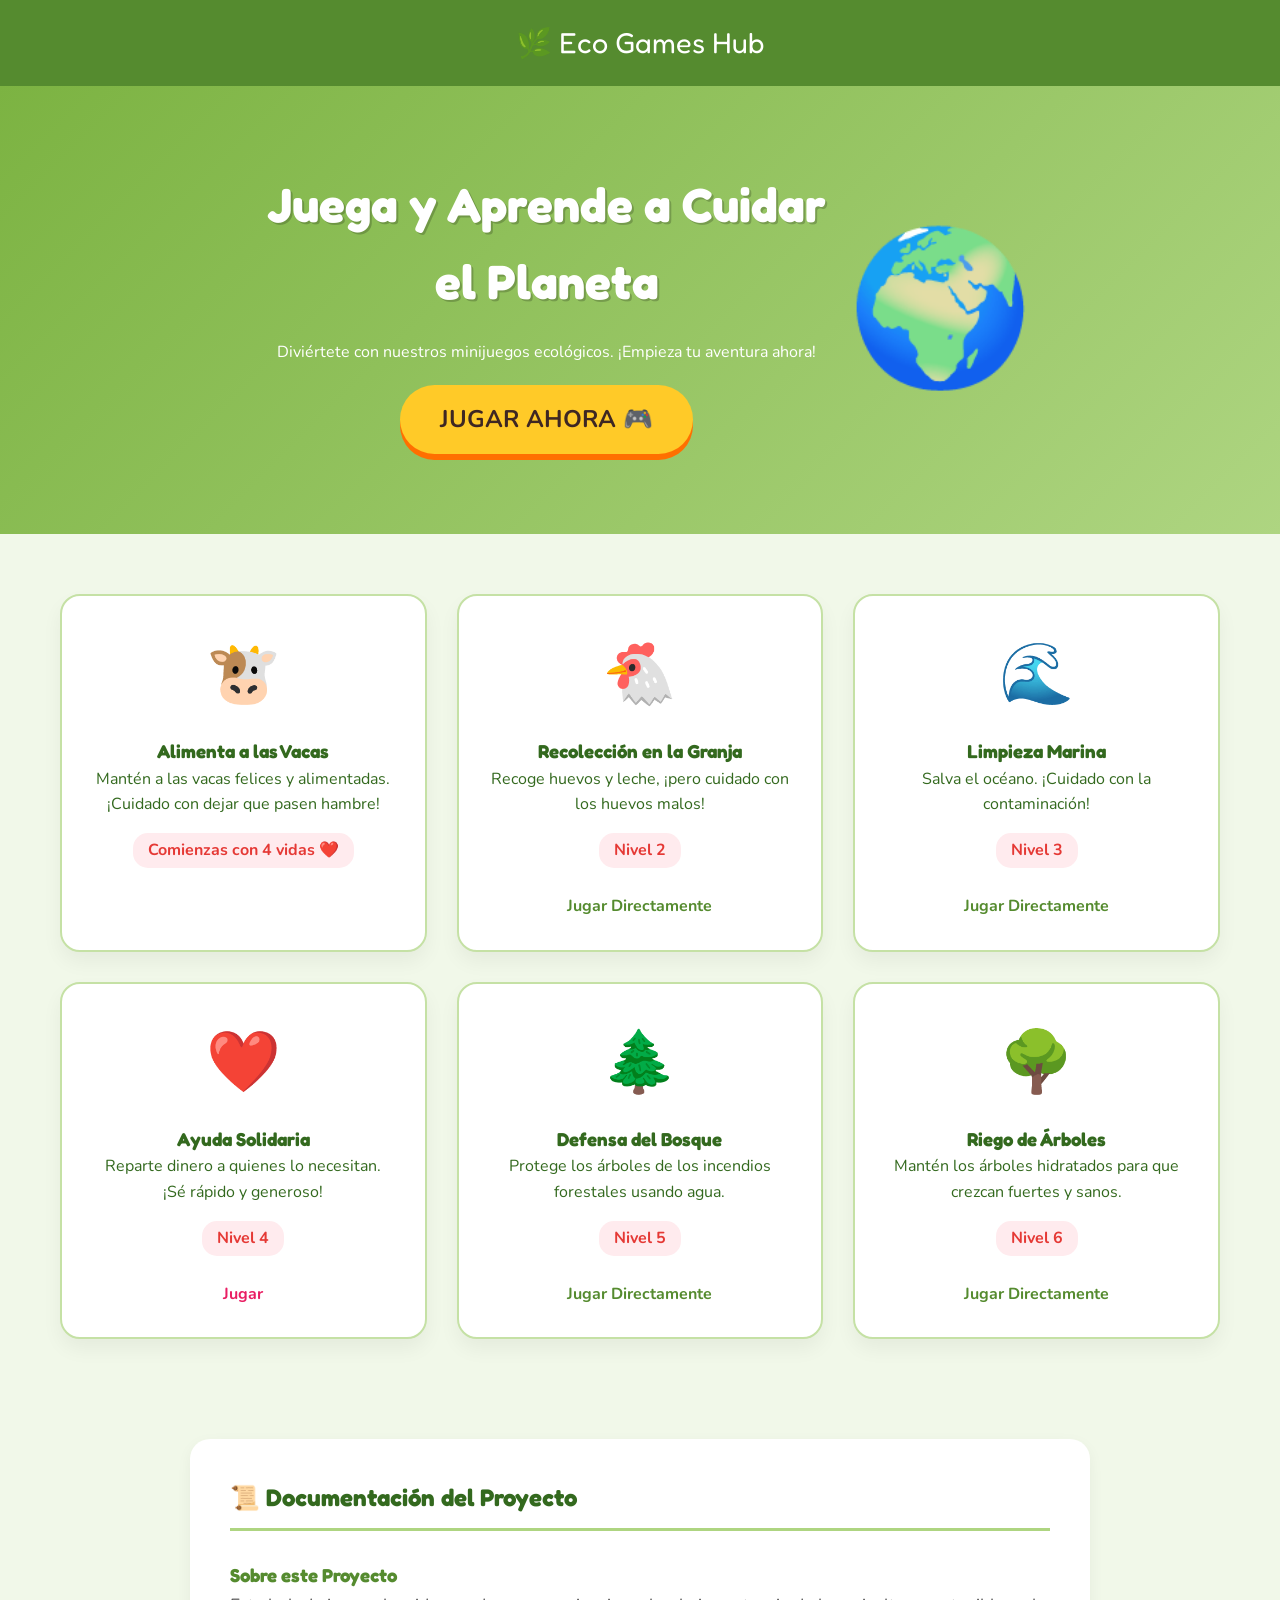
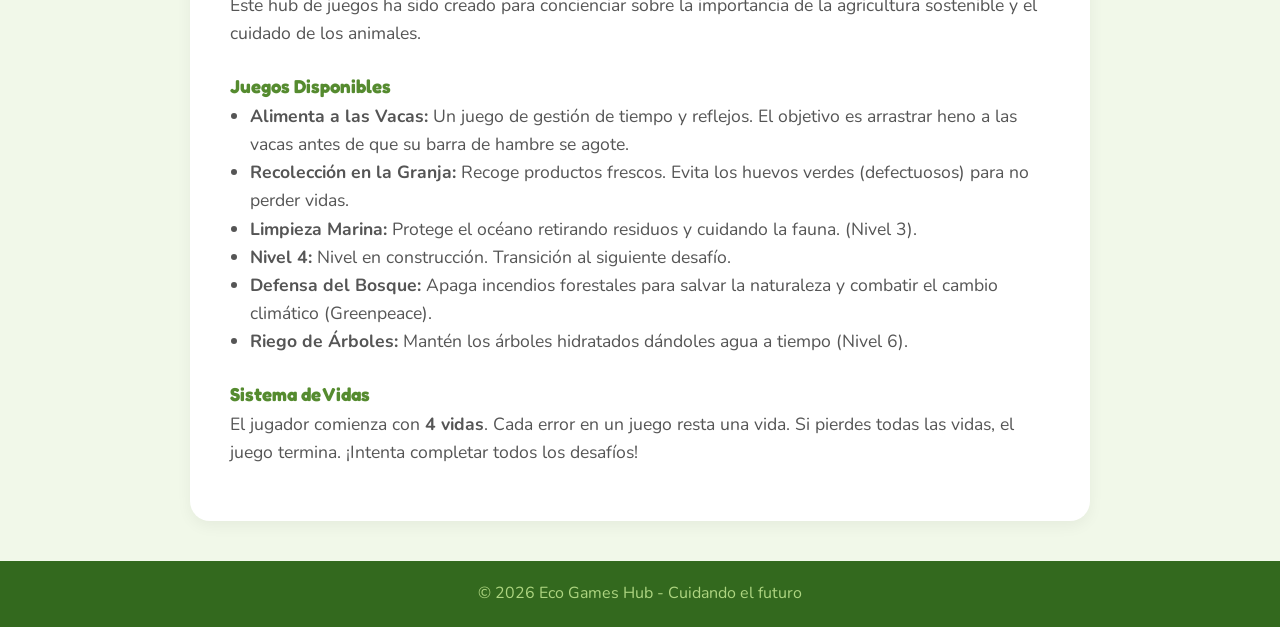
<file: index.html>
﻿<!DOCTYPE html>
<html lang="es">

<head>
    <meta charset="UTF-8">
    <meta name="viewport" content="width=device-width, initial-scale=1.0">
    <title>Eco Games Hub</title>
    <link rel="stylesheet" href="style.css">
    <link href="https://fonts.googleapis.com/css2?family=Fredoka+One&family=Nunito:wght@400;700&display=swap"
        rel="stylesheet">
</head>

<body>

    <header class="main-header">
        <div class="logo">🌿 Eco Games Hub</div>
    </header>

    <main>
        <section class="hero">
            <div class="hero-content">
                <h1>Juega y Aprende a Cuidar el Planeta</h1>
                <p>Diviértete con nuestros minijuegos ecológicos. ¡Empieza tu aventura ahora!</p>
                <!-- Link to the game with initial lives -->
                <a href="./cow-feeding-game/index.html?lives=4" class="play-btn">
                    JUGAR AHORA 🎮
                </a>
            </div>
            <div class="hero-image">
                🌍
            </div>
        </section>

        <section class="games-grid">
            <div class="game-card">
                <div class="icon">🐮</div>
                <h3>Alimenta a las Vacas</h3>
                <p>Mantén a las vacas felices y alimentadas. ¡Cuidado con dejar que pasen hambre!</p>
                <div class="lives-info">Comienzas con 4 vidas ❤️</div>
            </div>
            <!-- Farm Collection Game -->
            <div class="game-card">
                <div class="icon">🐔</div>
                <h3>Recolección en la Granja</h3>
                <p>Recoge huevos y leche, ¡pero cuidado con los huevos malos!</p>
                <div class="lives-info">Nivel 2</div>
                <br><br>
                <a href="./farm-collection-game/index.html?lives=4"
                    style="text-decoration: none; color: #558b2f; font-weight: bold;">Jugar Directamente</a>
            </div>

            <!-- Marine Cleaning Game -->
            <div class="game-card">
                <div class="icon">🌊</div>
                <h3>Limpieza Marina</h3>
                <p>Salva el océano. ¡Cuidado con la contaminación!</p>
                <div class="lives-info">Nivel 3</div>
                <br><br>
                <a href="./marine-cleaning-game/index.html?lives=4"
                    style="text-decoration: none; color: #558b2f; font-weight: bold;">Jugar Directamente</a>
            </div>

            <div class="game-card">
                <div class="icon">❤️</div>
                <h3>Ayuda Solidaria</h3>
                <p>Reparte dinero a quienes lo necesitan. ¡Sé rápido y generoso!</p>
                <div class="lives-info">Nivel 4</div>
                <br><br>
                <a href="./charity-giving-game/index.html?lives=4" class="play-btn-small"
                    style="text-decoration: none; color: #e91e63; font-weight: bold;">Jugar</a>
            </div>

            <!-- Greenpeace Forest Game -->
            <div class="game-card">
                <div class="icon">🌲</div>
                <h3>Defensa del Bosque</h3>
                <p>Protege los árboles de los incendios forestales usando agua.</p>
                <div class="lives-info">Nivel 5</div>
                <br><br>
                <a href="./greenpeace-forest-game/index.html?lives=4"
                    style="text-decoration: none; color: #558b2f; font-weight: bold;">Jugar Directamente</a>
            </div>

            <!-- Tree Watering Game -->
            <div class="game-card">
                <div class="icon">🌳</div>
                <h3>Riego de Árboles</h3>
                <p>Mantén los árboles hidratados para que crezcan fuertes y sanos.</p>
                <div class="lives-info">Nivel 6</div>
                <br><br>
                <a href="./field-watering-game/index.html?lives=4"
                    style="text-decoration: none; color: #558b2f; font-weight: bold;">Jugar Directamente</a>
            </div>
        </section>

        <section class="documentation">
            <h2>📜 Documentación del Proyecto</h2>
            <div class="doc-content">
                <h3>Sobre este Proyecto</h3>
                <p>Este hub de juegos ha sido creado para concienciar sobre la importancia de la agricultura sostenible
                    y el cuidado de los animales.</p>

                <h3>Juegos Disponibles</h3>
                <ul>
                    <li><strong>Alimenta a las Vacas:</strong> Un juego de gestión de tiempo y reflejos. El objetivo es
                        arrastrar heno a las vacas antes de que su barra de hambre se agote.</li>
                    <li><strong>Recolección en la Granja:</strong> Recoge productos frescos. Evita los huevos verdes
                        (defectuosos) para no perder vidas.</li>
                    <li><strong>Limpieza Marina:</strong> Protege el océano retirando residuos y cuidando la fauna.
                        (Nivel 3).</li>
                    <li><strong>Nivel 4:</strong> Nivel en construcción. Transición al siguiente desafío.</li>
                    <li><strong>Defensa del Bosque:</strong> Apaga incendios forestales para salvar la naturaleza y
                        combatir el cambio climático (Greenpeace).</li>
                    <li><strong>Riego de Árboles:</strong> Mantén los árboles hidratados dándoles agua a tiempo (Nivel
                        6).</li>
                </ul>

                <h3>Sistema de Vidas</h3>
                <p>El jugador comienza con <strong>4 vidas</strong>. Cada error en un juego resta una vida. Si pierdes
                    todas las vidas, el juego termina. ¡Intenta completar todos los desafíos!</p>
            </div>
        </section>
    </main>

    <footer>
        <p>© 2026 Eco Games Hub - Cuidando el futuro</p>
    </footer>

</body>

</html>
</file>
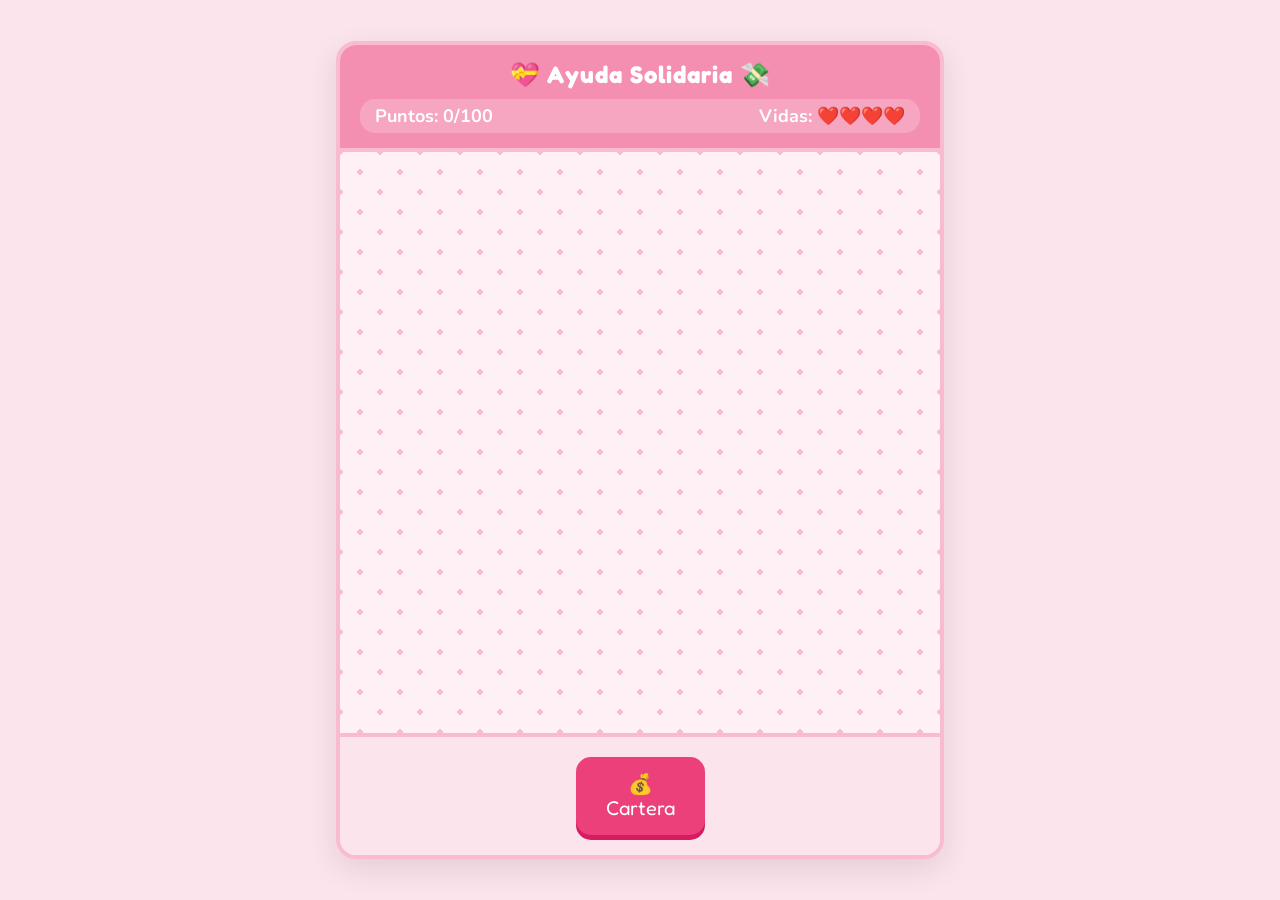
<file: charity-giving-game/index.html>
<!DOCTYPE html>
<html lang="es">

<head>
    <meta charset="UTF-8">
    <meta name="viewport" content="width=device-width, initial-scale=1.0">
    <title>Ayuda Solidaria</title>
    <link rel="stylesheet" href="style.css">
    <link href="https://fonts.googleapis.com/css2?family=Fredoka+One&family=Nunito:wght@400;700&display=swap"
        rel="stylesheet">
</head>

<body>

    <div class="game-container">
        <header>
            <h1>💝 Ayuda Solidaria 💸</h1>
            <div class="stats">
                <div class="score-board">Puntos: <span id="score">0</span>/100</div>
                <div class="lives-board">Vidas: <span id="lives">❤️❤️❤️❤️</span></div>
            </div>
        </header>

        <div id="game-area" class="field">
            <!-- People will spawn here -->
        </div>

        <div class="controls">
            <div id="wallet" class="wallet">
                💰 <br> Cartera
            </div>
        </div>
    </div>

    <!-- Modals -->
    <div id="game-over-modal" class="modal hidden">
        <div class="modal-content">
            <h2>😵 ¡Oh no!</h2>
            <p>Te has quedado sin vidas.</p>
            <button onclick="location.reload()">Reintentar Nivel</button>
            <br><br>
            <button onclick="goHome()">Volver al Inicio</button>
        </div>
    </div>

    <div id="game-win-modal" class="modal hidden">
        <div class="modal-content" style="border-color: #ffd700;">
            <h2>🎉 ¡Nivel Completado! 🎉</h2>
            <p>Has ayudado a mucha gente.</p>
            <p>Puntuación: 100</p>
            <button onclick="nextLevel()">Siguiente Nivel 🌳</button>
            <br><br>
            <button onclick="goHome()">Volver al Inicio</button>
        </div>
    </div>

    <script src="script.js"></script>
</body>

</html>
</file>
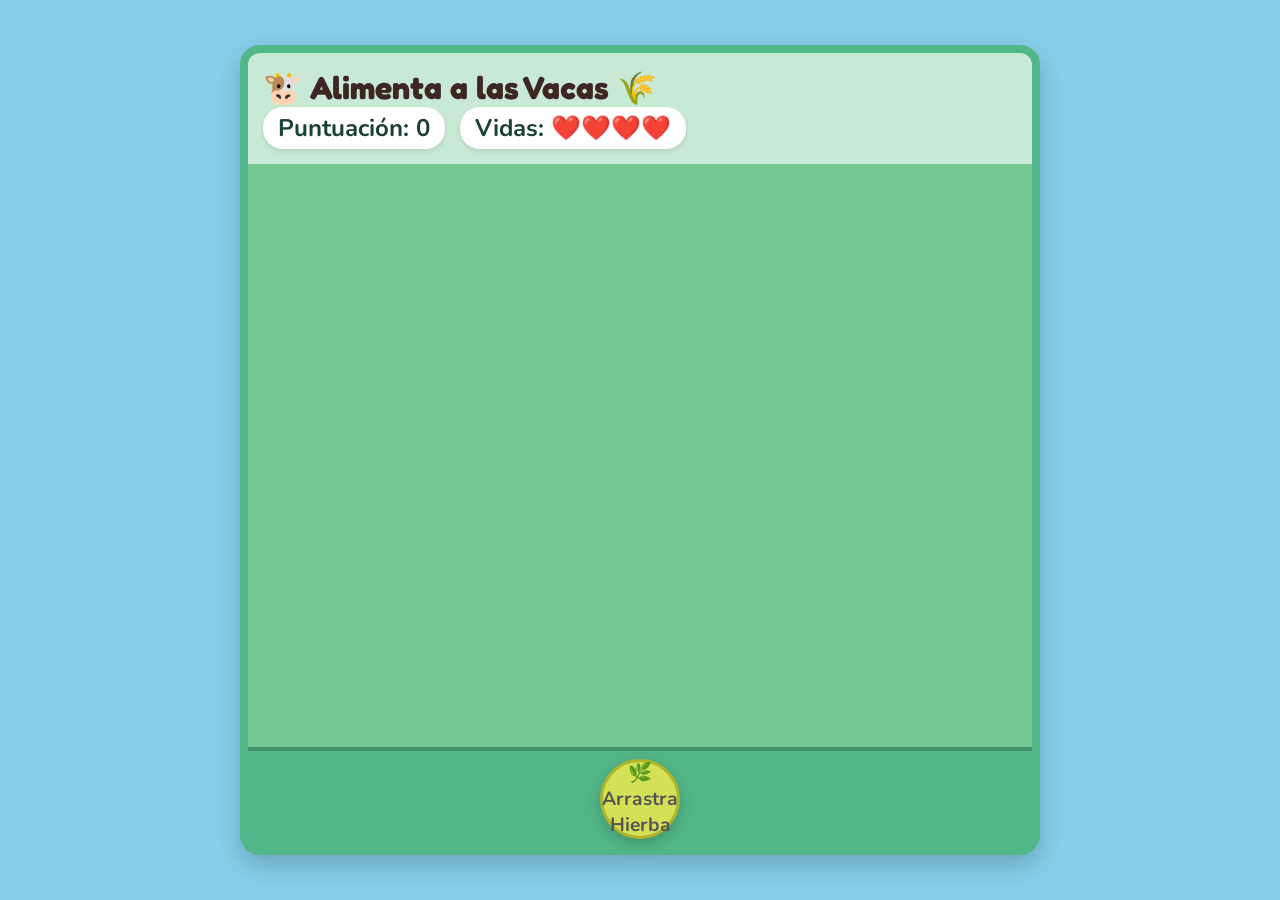
<file: cow-feeding-game/index.html>
<!DOCTYPE html>
<html lang="es">

<head>
    <meta charset="UTF-8">
    <meta name="viewport" content="width=device-width, initial-scale=1.0">
    <title>Alimenta a las Vacas</title>
    <link rel="stylesheet" href="style.css">
    <link href="https://fonts.googleapis.com/css2?family=Fredoka+One&family=Nunito:wght@400;700&display=swap"
        rel="stylesheet">
</head>

<body>

    <div class="game-container">
        <header>
            <h1>🐮 Alimenta a las Vacas 🌾</h1>
            <div class="stats">
                <div class="score-board">Puntuación: <span id="score">0</span></div>
                <div class="lives-board">Vidas: <span id="lives">❤️❤️❤️❤️</span></div>
            </div>
        </header>

        <div id="game-area" class="field">
            <!-- Las vacas aparecerán aquí -->
        </div>

        <div class="controls">
            <div id="haystack" class="haystack" draggable="true">
                🌿 <br> Arrastra Hierba
            </div>
        </div>
    </div>

    <div id="game-over-modal" class="modal hidden">
        <div class="modal-content">
            <h2>😵 ¡Juego Terminado!</h2>
            <p>Se te ha olvidado alimentar a una vaca.</p>
            <p>Puntuación Final: <span id="final-score">0</span></p>
            <button onclick="location.reload()">Jugar de Nuevo</button>
        </div>
    </div>

    <div id="game-win-modal" class="modal hidden">
        <div class="modal-content" style="border-color: #ffd700;">
            <h2>🎉 ¡Ganaste! 🎉</h2>
            <p>¡Has alimentado a todas las vacas!</p>
            <p>Puntuación: 100</p>
            <button onclick="nextLevel()">Siguiente Nivel</button>
        </div>
    </div>

    <script src="script.js"></script>
</body>

</html>
</file>
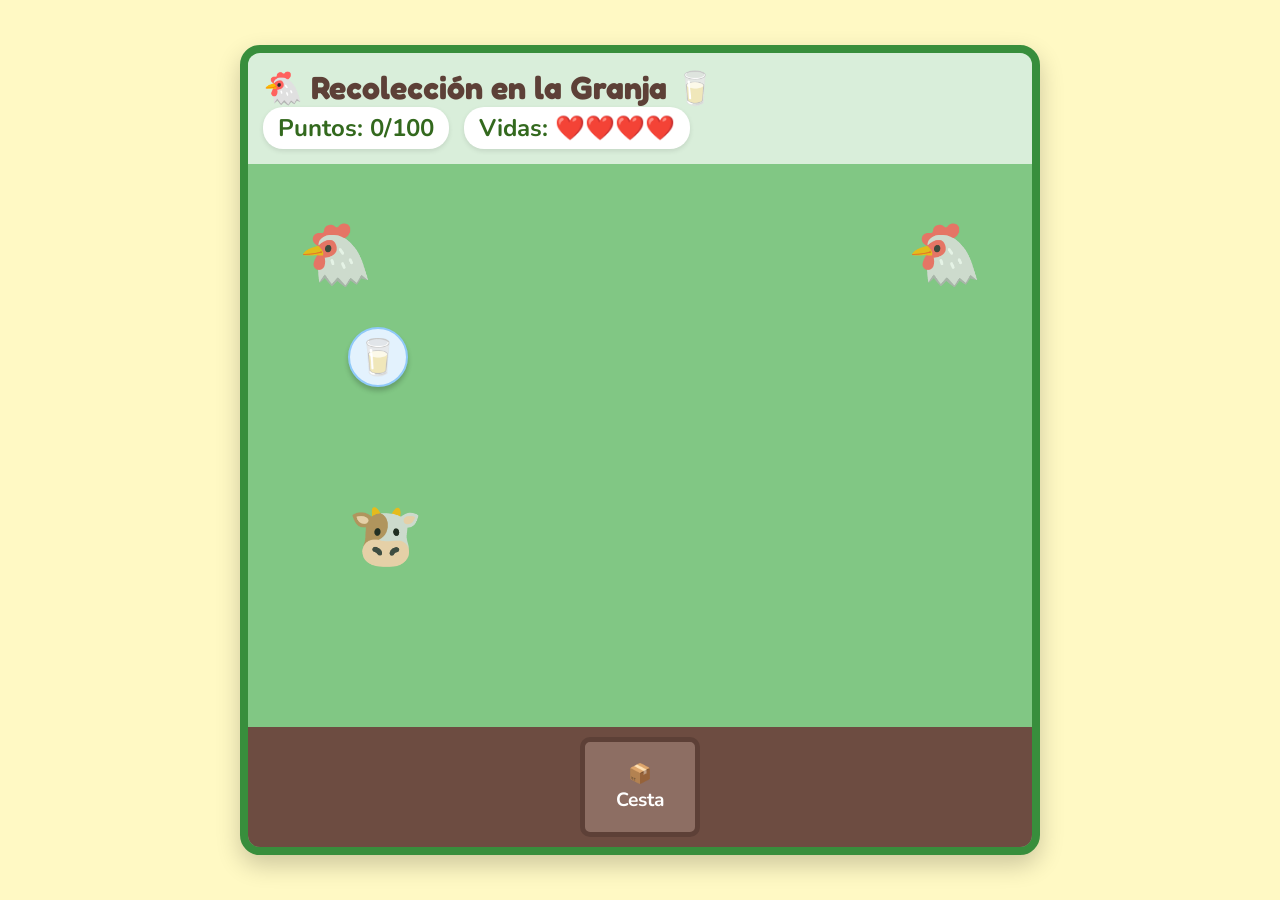
<file: farm-collection-game/index.html>
<!DOCTYPE html>
<html lang="es">

<head>
    <meta charset="UTF-8">
    <meta name="viewport" content="width=device-width, initial-scale=1.0">
    <title>Recolección en la Granja</title>
    <link rel="stylesheet" href="style.css">
    <link href="https://fonts.googleapis.com/css2?family=Fredoka+One&family=Nunito:wght@400;700&display=swap"
        rel="stylesheet">
</head>

<body>

    <div class="game-container">
        <header>
            <h1>🐔 Recolección en la Granja 🥛</h1>
            <div class="stats">
                <div class="score-board">Puntos: <span id="score">0</span>/100</div>
                <div class="lives-board">Vidas: <span id="lives">❤️❤️❤️❤️</span></div>
            </div>
        </header>

        <div id="game-area" class="field">
            <!-- Animals (Visual Decor / Spawners) -->
            <div class="animal chicken" style="top: 50px; left: 50px;">🐔</div>
            <div class="animal chicken" style="top: 50px; right: 50px;">🐔</div>
            <div class="animal cow" style="bottom: 150px; left: 100px;">🐮</div>

            <!-- Items will spawn here -->
        </div>

        <div class="controls">
            <div id="crate" class="crate">
                📦 <br> Cesta
            </div>
        </div>
    </div>

    <!-- Modals -->
    <div id="game-over-modal" class="modal hidden">
        <div class="modal-content">
            <h2>😵 ¡Oh no!</h2>
            <p>Te has quedado sin vidas.</p>
            <button onclick="location.reload()">Reintentar Nivel</button>
            <br><br>
            <button onclick="goHome()">Volver al Inicio</button>
        </div>
    </div>

    <div id="game-win-modal" class="modal hidden">
        <div class="modal-content" style="border-color: #ffd700;">
            <h2>🎉 ¡Nivel Completado! 🎉</h2>
            <p>Has recogido todos los productos.</p>
            <p>Puntuación: 100</p>
            <button onclick="nextLevel()">Siguiente Nivel 🌊</button>
        </div>
    </div>

    <script src="script.js"></script>
</body>

</html>
</file>
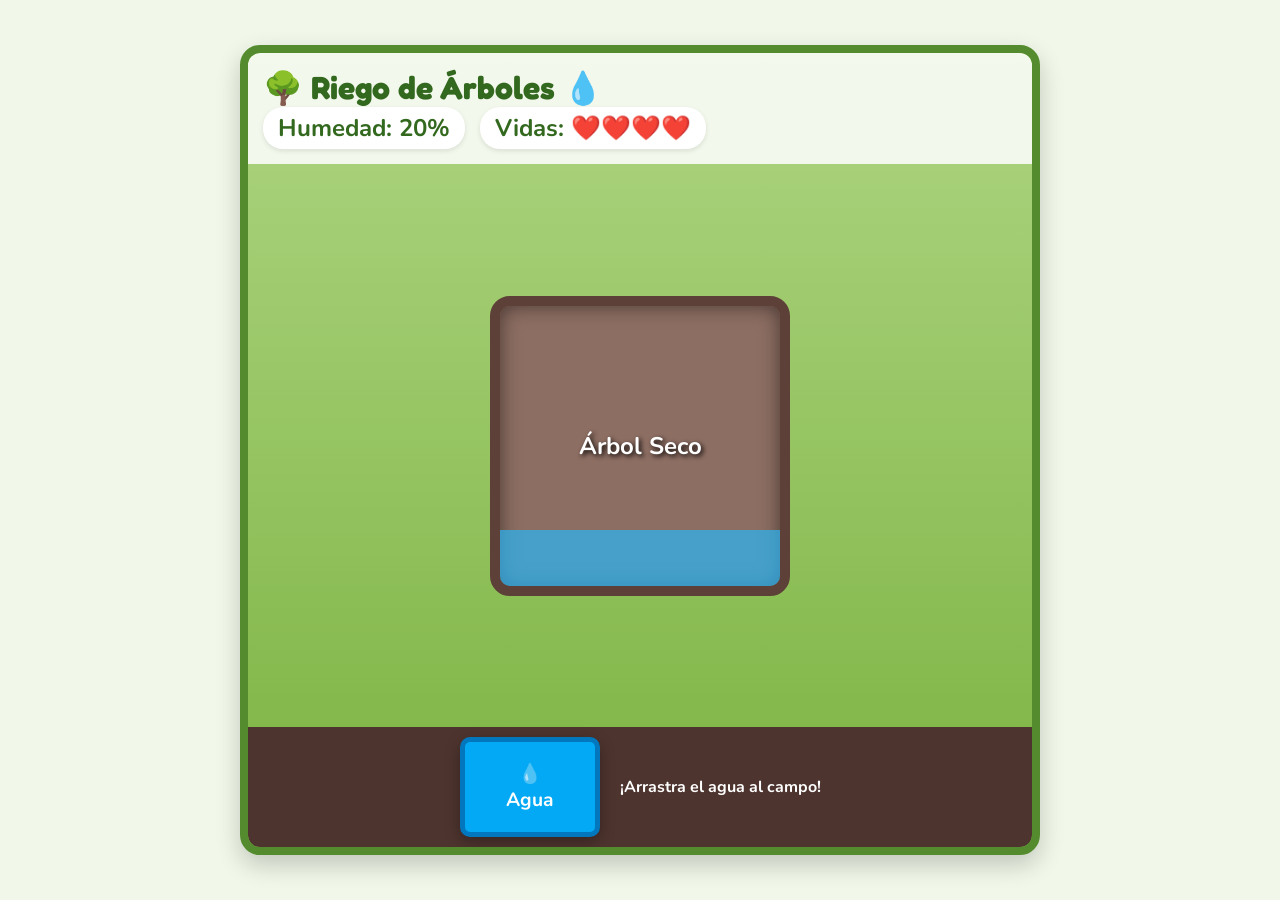
<file: field-watering-game/index.html>
<!DOCTYPE html>
<html lang="es">

<head>
    <meta charset="UTF-8">
    <meta name="viewport" content="width=device-width, initial-scale=1.0">
    <title>Riego de Árboles - Nivel 6</title>
    <link rel="stylesheet" href="style.css">
    <link href="https://fonts.googleapis.com/css2?family=Fredoka+One&family=Nunito:wght@400;700&display=swap"
        rel="stylesheet">
</head>

<body>

    <div class="game-container">
        <header>
            <h1>🌳 Riego de Árboles 💧</h1>
            <div class="stats">
                <div class="score-board">Humedad: <span id="hydration">20</span>%</div>
                <div class="lives-board">Vidas: <span id="lives">❤️❤️❤️❤️</span></div>
            </div>
        </header>

        <div id="game-area" class="field">
            <div id="field-area" class="dry-field">
                <div id="water-level" class="water-level" style="height: 20%;"></div>
                <span class="field-text">Árbol Seco</span>
            </div>
        </div>

        <div class="controls">
            <div id="water-source" class="water-source">
                💧 <br> Agua
            </div>
            <p style="color: white; font-weight: bold; margin-left: 20px;">¡Arrastra el agua al campo!</p>
        </div>
    </div>

    <!-- Modals -->
    <div id="game-over-modal" class="modal hidden">
        <div class="modal-content">
            <h2>😵 ¡Oh no!</h2>
            <p>Te has quedado sin vidas. El árbol se ha secado por completo.</p>
            <button onclick="location.reload()">Reintentar Nivel</button>
            <br><br>
            <button onclick="goHome()">Volver al Inicio</button>
        </div>
    </div>

    <div id="game-win-modal" class="modal hidden">
        <div class="modal-content" style="border-color: #ffd700;">
            <h2>🎉 ¡Árbol Regado! 🎉</h2>
            <p>¡Has alcanzado el 100% de humedad! Has completado todos los niveles.</p>
            <button onclick="nextLevel()">Terminar Aventura / Volver al Menú</button>
        </div>
    </div>

    <script src="script.js"></script>
</body>

</html>
</file>
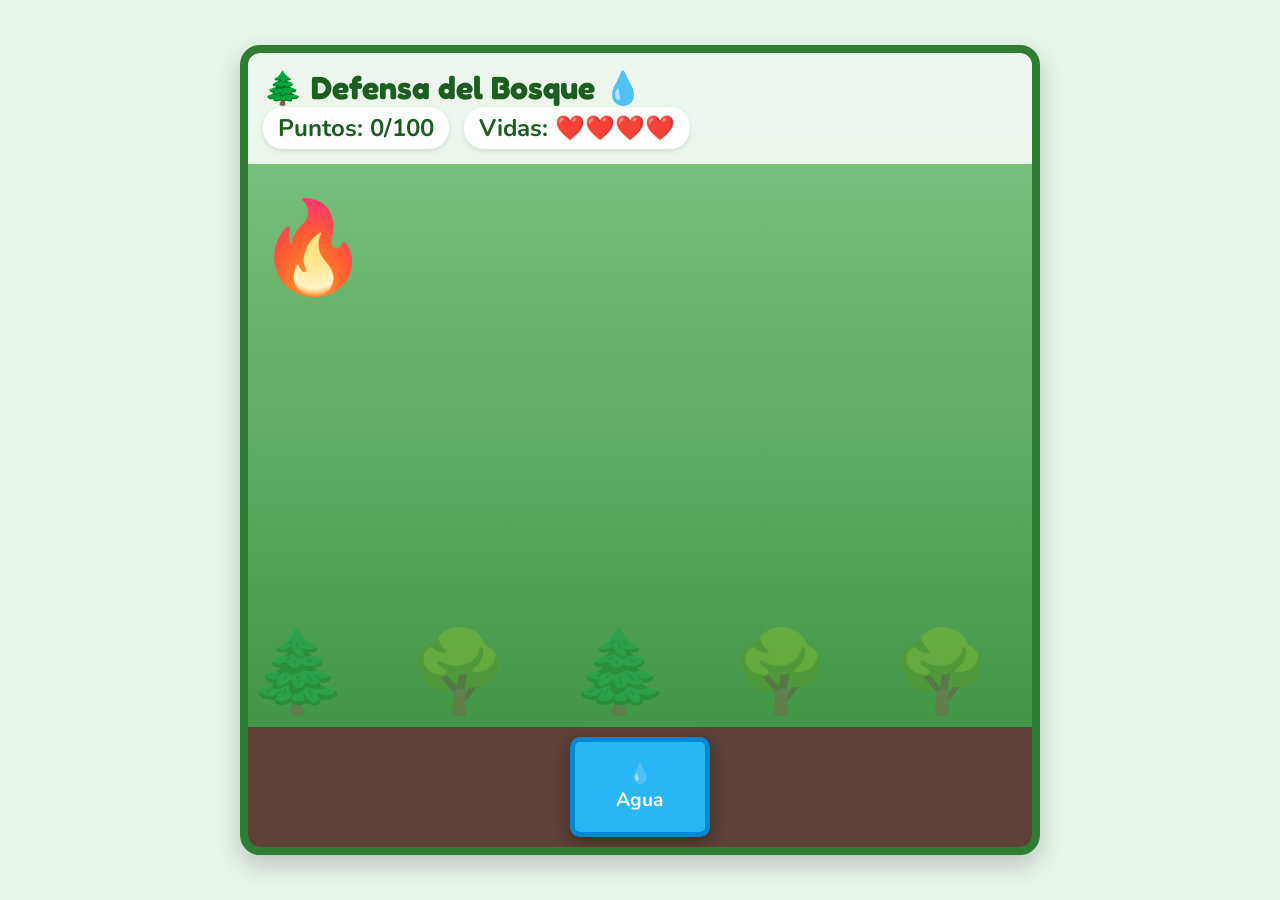
<file: greenpeace-forest-game/index.html>
<!DOCTYPE html>
<html lang="es">

<head>
    <meta charset="UTF-8">
    <meta name="viewport" content="width=device-width, initial-scale=1.0">
    <title>Defensa del Bosque - Greenpeace</title>
    <link rel="stylesheet" href="style.css">
    <link href="https://fonts.googleapis.com/css2?family=Fredoka+One&family=Nunito:wght@400;700&display=swap"
        rel="stylesheet">
</head>

<body>

    <div class="game-container">
        <header>
            <h1>🌲 Defensa del Bosque 💧</h1>
            <div class="stats">
                <div class="score-board">Puntos: <span id="score">0</span>/100</div>
                <div class="lives-board">Vidas: <span id="lives">❤️❤️❤️❤️</span></div>
            </div>
        </header>

        <div id="game-area" class="field">
            <!-- Fires will spawn here -->
        </div>

        <div class="controls">
            <!-- Water drops will spawn here for the player to grab -->
            <div id="water-source" class="water-source">
                💧 <br> Agua
            </div>
        </div>
    </div>

    <!-- Modals -->
    <div id="game-over-modal" class="modal hidden">
        <div class="modal-content">
            <h2>😵 ¡Oh no!</h2>
            <p>El bosque se ha quemado o te has quedado sin vidas.</p>
            <button onclick="location.reload()">Reintentar Nivel</button>
            <br><br>
            <button onclick="goHome()">Volver al Inicio</button>
        </div>
    </div>

    <div id="game-win-modal" class="modal hidden">
        <div class="modal-content" style="border-color: #ffd700;">
            <h2>🎉 ¡Bosque Salvado! 🎉</h2>
            <p>Gracias por ayudar a Greenpeace a proteger la naturaleza.</p>
            <p>Puntuación: 100</p>
            <button onclick="nextLevel()">Siguiente Nivel / Volver al Menú</button>
        </div>
    </div>

    <script src="script.js"></script>
</body>

</html>
</file>
<file: style.css>
/* Reset & Fonts */
* {
    box-sizing: border-box;
    margin: 0;
    padding: 0;
}

body {
    font-family: 'Nunito', sans-serif;
    background-color: #f1f8e9;
    /* Light green/off-white */
    color: #33691e;
    line-height: 1.6;
}

h1,
h2,
h3,
.logo {
    font-family: 'Fredoka One', cursive;
}

/* Header */
.main-header {
    background-color: #558b2f;
    padding: 20px;
    color: white;
    box-shadow: 0 4px 6px rgba(0, 0, 0, 0.1);
}

.logo {
    font-size: 1.8rem;
    text-align: center;
}

/* Hero Section */
.hero {
    display: flex;
    flex-wrap: wrap;
    justify-content: center;
    align-items: center;
    padding: 60px 20px;
    background: linear-gradient(135deg, #7cb342 0%, #aed581 100%);
    color: white;
    text-align: center;
}

.hero-content {
    max-width: 600px;
    padding: 20px;
}

.hero h1 {
    font-size: 3rem;
    margin-bottom: 20px;
    text-shadow: 2px 2px 0px rgba(0, 0, 0, 0.2);
}

.play-btn {
    display: inline-block;
    background-color: #ffca28;
    color: #3e2723;
    padding: 15px 40px;
    font-size: 1.5rem;
    border-radius: 50px;
    text-decoration: none;
    font-weight: bold;
    box-shadow: 0 6px 0 #ff6f00;
    transition: transform 0.1s, box-shadow 0.1s;
    margin-top: 20px;
}

.play-btn:active {
    transform: translateY(6px);
    box-shadow: 0 0 0;
}

.hero-image {
    font-size: 150px;
    animation: float 3s ease-in-out infinite;
}

@keyframes float {
    0% {
        transform: translateY(0px);
    }

    50% {
        transform: translateY(-20px);
    }

    100% {
        transform: translateY(0px);
    }
}

/* Games Grid */
.games-grid {
    display: grid;
    grid-template-columns: repeat(auto-fit, minmax(280px, 1fr));
    gap: 30px;
    padding: 60px 20px;
    max-width: 1200px;
    margin: 0 auto;
}

.game-card {
    background: white;
    border-radius: 20px;
    padding: 30px;
    text-align: center;
    box-shadow: 0 10px 20px rgba(0, 0, 0, 0.05);
    border: 2px solid #c5e1a5;
    transition: transform 0.3s;
}

.game-card:hover {
    transform: translateY(-10px);
    border-color: #7cb342;
}

.game-card .icon {
    font-size: 60px;
    margin-bottom: 15px;
}

.game-card.locked {
    opacity: 0.6;
    background-color: #e0e0e0;
    border-color: #bdbdbd;
}

.lives-info {
    margin-top: 15px;
    font-weight: bold;
    color: #e53935;
    background: #ffebee;
    display: inline-block;
    padding: 5px 15px;
    border-radius: 15px;
}

/* Documentation */
.documentation {
    max-width: 900px;
    margin: 40px auto;
    padding: 40px;
    background-color: white;
    border-radius: 20px;
    box-shadow: 0 5px 15px rgba(0, 0, 0, 0.05);
}

.documentation h2 {
    color: #33691e;
    border-bottom: 3px solid #aed581;
    padding-bottom: 10px;
    margin-bottom: 30px;
}

.doc-content h3 {
    margin-top: 25px;
    color: #558b2f;
}

.doc-content p,
.doc-content ul {
    margin-bottom: 15px;
    color: #555;
    font-size: 1.1rem;
}

.doc-content ul {
    padding-left: 20px;
}

/* Footer */
footer {
    text-align: center;
    padding: 20px;
    background-color: #33691e;
    color: #aed581;
    margin-top: 40px;
}
</file>
<file: charity-giving-game/style.css>
body {
    margin: 0;
    padding: 0;
    font-family: 'Nunito', sans-serif;
    background-color: #fce4ec;
    /* Light pink background */
    display: flex;
    justify-content: center;
    align-items: center;
    min-height: 100vh;
}

.game-container {
    width: 100%;
    max-width: 600px;
    height: 90vh;
    background-color: white;
    border-radius: 20px;
    box-shadow: 0 10px 30px rgba(0, 0, 0, 0.1);
    display: flex;
    flex-direction: column;
    overflow: hidden;
    position: relative;
    border: 4px solid #f8bbd0;
}

header {
    background-color: #f48fb1;
    color: white;
    padding: 15px 20px;
    text-align: center;
}

h1 {
    font-family: 'Fredoka One', cursive;
    margin: 0;
    font-size: 24px;
    letter-spacing: 1px;
}

.stats {
    display: flex;
    justify-content: space-between;
    margin-top: 10px;
    font-weight: bold;
    font-size: 18px;
    background-color: rgba(255, 255, 255, 0.2);
    padding: 5px 15px;
    border-radius: 15px;
}

.field {
    flex-grow: 1;
    background-color: #fff0f5;
    position: relative;
    overflow: hidden;
    border-top: 4px solid #f8bbd0;
    border-bottom: 4px solid #f8bbd0;
    background-image: radial-gradient(#f8bbd0 10%, transparent 10%), radial-gradient(#f8bbd0 10%, transparent 10%);
    background-size: 40px 40px;
    background-position: 0 0, 20px 20px;
    cursor: url('data:image/svg+xml;utf8,<svg xmlns="http://www.w3.org/2000/svg" width="32" height="32" viewBox="0 0 32 32"><text y="24" font-size="24">💸</text></svg>') 16 16, auto;
}

.person {
    position: absolute;
    font-size: 40px;
    user-select: none;
    transition: transform 0.2s;
    animation: popIn 0.3s ease-out;
}

.person:active {
    transform: scale(0.9);
}

.money-animation {
    position: absolute;
    font-size: 30px;
    pointer-events: none;
    animation: floatUp 1s ease-out forwards;
}

@keyframes popIn {
    0% {
        transform: scale(0);
    }

    80% {
        transform: scale(1.2);
    }

    100% {
        transform: scale(1);
    }
}

@keyframes floatUp {
    0% {
        transform: translateY(0) scale(1);
        opacity: 1;
    }

    100% {
        transform: translateY(-50px) scale(1.5);
        opacity: 0;
    }
}

.controls {
    background-color: #fce4ec;
    padding: 20px;
    display: flex;
    justify-content: center;
}

.wallet {
    background-color: #ec407a;
    color: white;
    padding: 15px 30px;
    border-radius: 15px;
    font-family: 'Fredoka One', cursive;
    text-align: center;
    font-size: 20px;
    box-shadow: 0 5px 0 #d81b60;
}

/* Modals */
.modal {
    position: absolute;
    top: 0;
    left: 0;
    width: 100%;
    height: 100%;
    background-color: rgba(0, 0, 0, 0.7);
    display: flex;
    justify-content: center;
    align-items: center;
    z-index: 100;
}

.modal.hidden {
    display: none;
}

.modal-content {
    background-color: white;
    padding: 40px;
    border-radius: 20px;
    text-align: center;
    border: 5px solid #ec407a;
    animation: bounceIn 0.5s;
}

.modal-content h2 {
    font-family: 'Fredoka One', cursive;
    color: #ec407a;
    font-size: 30px;
    margin-top: 0;
}

button {
    background-color: #ec407a;
    color: white;
    border: none;
    padding: 10px 20px;
    font-size: 18px;
    font-family: 'Fredoka One', cursive;
    border-radius: 10px;
    cursor: pointer;
    box-shadow: 0 4px 0 #d81b60;
    transition: transform 0.1s, box-shadow 0.1s;
    margin: 5px;
}

button:active {
    transform: translateY(4px);
    box-shadow: 0 0 0 #d81b60;
}

@keyframes bounceIn {
    0% {
        transform: scale(0.5);
        opacity: 0;
    }

    60% {
        transform: scale(1.1);
        opacity: 1;
    }

    100% {
        transform: scale(1);
    }
}
</file>
<file: cow-feeding-game/style.css>
/* Reset y Fuentes */
* {
    box-sizing: border-box;
    margin: 0;
    padding: 0;
}

body {
    font-family: 'Nunito', sans-serif;
    background-color: #87CEEB;
    /* Azul cielo */
    /* background-image: linear-gradient(to bottom, #87CEEB, #E0F7FA); */
    height: 100vh;
    overflow: hidden;
    display: flex;
    justify-content: center;
    align-items: center;
}

h1,
h2 {
    font-family: 'Fredoka One', cursive;
    color: #3e2723;
}

/* Contenedor Principal */
.game-container {
    width: 100%;
    max-width: 800px;
    height: 90vh;
    background-color: #76c893;
    /* Verde pasto */
    border-radius: 20px;
    box-shadow: 0 10px 25px rgba(0, 0, 0, 0.2);
    display: flex;
    flex-direction: column;
    position: relative;
    border: 8px solid #52b788;
}

/* Header */
header {
    background-color: rgba(255, 255, 255, 0.6);
    padding: 15px;
    border-radius: 12px 12px 0 0;
    display: flex;
    justify-content: space-between;
    align-items: center;
    flex-wrap: wrap;
}

.stats {
    display: flex;
    gap: 15px;
}

.score-board,
.lives-board {
    font-size: 1.5rem;
    font-weight: bold;
    color: #1b4332;
    background: #fff;
    padding: 5px 15px;
    border-radius: 20px;
    box-shadow: 0 2px 5px rgba(0, 0, 0, 0.1);
}

/* Área de Juego (El Campo) */
.field {
    flex-grow: 1;
    position: relative;
    padding: 20px;
    /* Removed grid to allow random positioning */
    overflow: hidden;
    /* Keep cows inside */
}

/* Las Vacas */
.cow {
    width: 80px;
    height: 80px;
    background-color: white;
    border-radius: 10px;
    border: 3px solid #000;
    position: absolute;
    /* Changed to absolute for random placement */
    display: flex;
    justify-content: center;
    align-items: center;
    font-size: 40px;
    cursor: pointer;
    transition: transform 0.2s;
    user-select: none;
    box-shadow: 3px 3px 0 #000;
    animation: popIn 0.3s ease-out;
    z-index: 10;
}

@keyframes popIn {
    from {
        transform: scale(0);
    }

    to {
        transform: scale(1);
    }
}

.cow::after {
    content: "🐮";
}

/* Barra de hambre */
.hunger-bar {
    position: absolute;
    bottom: -15px;
    left: 0;
    width: 100%;
    height: 8px;
    background-color: #ddd;
    border-radius: 4px;
    overflow: hidden;
    border: 1px solid #333;
}

.hunger-fill {
    height: 100%;
    background-color: #4caf50;
    width: 100%;
    transition: width 0.1s linear, background-color 0.3s;
}

/* Estados de la vaca */
.cow.hungry .hunger-fill {
    background-color: #f44336;
    /* Rojo */
}

.cow.eating {
    transform: scale(1.1);
}

/* El Heno (Draggable) */
.controls {
    height: 100px;
    background-color: #52b788;
    border-top: 4px solid #40916c;
    display: flex;
    justify-content: center;
    align-items: center;
    border-radius: 0 0 12px 12px;
}

.haystack {
    width: 80px;
    height: 80px;
    background-color: #d4e157;
    /* Color paja */
    border-radius: 50%;
    display: flex;
    flex-direction: column;
    justify-content: center;
    align-items: center;
    text-align: center;
    font-size: 1.2rem;
    cursor: grab;
    box-shadow: 0 5px 15px rgba(0, 0, 0, 0.2);
    border: 3px solid #afb42b;
    font-weight: bold;
    color: #555;
    user-select: none;
}

.haystack:active {
    cursor: grabbing;
    transform: scale(0.95);
}

/* Elemento arrastrado (visual) */
.drag-item {
    position: fixed;
    pointer-events: none;
    z-index: 1000;
    font-size: 40px;
    transform: translate(-50%, -50%);
}

/* Modal Game Over */
.modal {
    position: fixed;
    top: 0;
    left: 0;
    width: 100%;
    height: 100%;
    background-color: rgba(0, 0, 0, 0.7);
    display: flex;
    justify-content: center;
    align-items: center;
    z-index: 2000;
}

.modal.hidden {
    display: none;
}

.modal-content {
    background-color: white;
    padding: 30px;
    border-radius: 15px;
    text-align: center;
    max-width: 400px;
    border: 5px solid #ff4757;
    animation: slideDown 0.4s ease-out;
}

@keyframes slideDown {
    from {
        transform: translateY(-50px);
        opacity: 0;
    }

    to {
        transform: translateY(0);
        opacity: 1;
    }
}

.modal-content h2 {
    color: #ff4757;
    margin-bottom: 10px;
}

.modal-content p {
    font-size: 1.2rem;
    margin-bottom: 20px;
}

button {
    background-color: #2ed573;
    color: white;
    border: none;
    padding: 10px 20px;
    font-size: 1.2rem;
    border-radius: 8px;
    cursor: pointer;
    font-family: 'Fredoka One', cursive;
    box-shadow: 0 4px 0 #26af61;
    transition: transform 0.1s, box-shadow 0.1s;
}

button:active {
    transform: translateY(4px);
    box-shadow: 0 0 0;
}
</file>
<file: farm-collection-game/style.css>
/* Reset y Fuentes */
* {
    box-sizing: border-box;
    margin: 0;
    padding: 0;
}

body {
    font-family: 'Nunito', sans-serif;
    background-color: #fff9c4;
    /* Light yellow/sunshine */
    height: 100vh;
    overflow: hidden;
    display: flex;
    justify-content: center;
    align-items: center;
}

h1,
h2 {
    font-family: 'Fredoka One', cursive;
    color: #5d4037;
}

/* Contenedor Principal */
.game-container {
    width: 100%;
    max-width: 800px;
    height: 90vh;
    background-color: #81c784;
    /* Green grass */
    border-radius: 20px;
    box-shadow: 0 10px 25px rgba(0, 0, 0, 0.2);
    display: flex;
    flex-direction: column;
    position: relative;
    border: 8px solid #388e3c;
}

/* Header */
header {
    background-color: rgba(255, 255, 255, 0.7);
    padding: 15px;
    border-radius: 12px 12px 0 0;
    display: flex;
    justify-content: space-between;
    align-items: center;
    flex-wrap: wrap;
}

.stats {
    display: flex;
    gap: 15px;
}

.score-board,
.lives-board {
    font-size: 1.5rem;
    font-weight: bold;
    color: #33691e;
    background: #fff;
    padding: 5px 15px;
    border-radius: 20px;
    box-shadow: 0 2px 5px rgba(0, 0, 0, 0.1);
}

/* Área de Juego */
.field {
    flex-grow: 1;
    position: relative;
    padding: 20px;
    overflow: hidden;
}

.animal {
    position: absolute;
    font-size: 60px;
    opacity: 0.8;
    pointer-events: none;
    /* Just decor */
    animation: bounce 2s infinite ease-in-out;
}

@keyframes bounce {

    0%,
    100% {
        transform: translateY(0);
    }

    50% {
        transform: translateY(-10px);
    }
}

/* Items */
.item {
    width: 60px;
    height: 60px;
    position: absolute;
    display: flex;
    justify-content: center;
    align-items: center;
    font-size: 35px;
    cursor: grab;
    user-select: none;
    transition: transform 0.2s;
    background: white;
    border-radius: 50%;
    box-shadow: 0 4px 5px rgba(0, 0, 0, 0.2);
    border: 2px solid #fff;
    animation: popIn 0.3s cubic-bezier(0.175, 0.885, 0.32, 1.275);
}

.item:active {
    cursor: grabbing;
    transform: scale(1.1);
    z-index: 100;
}

/* Item Types */
.item.egg {
    background: #fff;
    border-color: #ffe082;
}

.item.milk {
    background: #e3f2fd;
    border-color: #90caf9;
}

.item.bad-egg {
    background: #c8e6c9;
    /* Greenish tint */
    border-color: #4caf50;
    filter: hue-rotate(90deg);
}

.item.bad-egg::after {
    content: "🤢";
    font-size: 20px;
    position: absolute;
    top: -5px;
    right: -5px;
}

@keyframes popIn {
    from {
        transform: scale(0);
        opacity: 0;
    }

    to {
        transform: scale(1);
        opacity: 1;
    }
}

/* Crate Area */
.controls {
    height: 120px;
    background-color: #6d4c41;
    /* Brown dirt/wood */
    display: flex;
    justify-content: center;
    align-items: center;
    border-radius: 0 0 12px 12px;
}

.crate {
    width: 120px;
    height: 100px;
    background-color: #8d6e63;
    border: 5px solid #5d4037;
    display: flex;
    flex-direction: column;
    justify-content: center;
    align-items: center;
    text-align: center;
    font-size: 1.2rem;
    color: #fff;
    font-weight: bold;
    border-radius: 10px;
}

/* Drag Item Visual */
.drag-item {
    position: fixed;
    pointer-events: none;
    z-index: 2000;
    font-size: 40px;
    transform: translate(-50%, -50%);
}

/* Modals */
.modal {
    position: fixed;
    top: 0;
    left: 0;
    width: 100%;
    height: 100%;
    background-color: rgba(0, 0, 0, 0.7);
    display: flex;
    justify-content: center;
    align-items: center;
    z-index: 3000;
}

.modal.hidden {
    display: none;
}

.modal-content {
    background-color: white;
    padding: 30px;
    border-radius: 15px;
    text-align: center;
    max-width: 400px;
    border: 5px solid #ff4757;
}

.modal-content p {
    font-size: 1.2rem;
    margin: 20px 0;
}

button {
    background-color: #2ed573;
    color: white;
    border: none;
    padding: 10px 20px;
    font-size: 1.2rem;
    border-radius: 8px;
    cursor: pointer;
    font-family: 'Fredoka One', cursive;
    margin: 5px;
}
</file>
<file: field-watering-game/style.css>
/* Reset y Fuentes */
* {
    box-sizing: border-box;
    margin: 0;
    padding: 0;
}

body {
    font-family: 'Nunito', sans-serif;
    background-color: #f1f8e9;
    /* Light green tint */
    height: 100vh;
    overflow: hidden;
    display: flex;
    justify-content: center;
    align-items: center;
}

h1,
h2 {
    font-family: 'Fredoka One', cursive;
    color: #33691e;
}

/* Contenedor Principal */
.game-container {
    width: 100%;
    max-width: 800px;
    height: 90vh;
    background: linear-gradient(180deg, #aed581 0%, #7cb342 100%);
    border-radius: 20px;
    box-shadow: 0 10px 25px rgba(0, 0, 0, 0.2);
    display: flex;
    flex-direction: column;
    position: relative;
    border: 8px solid #558b2f;
    overflow: hidden;
}

/* Header */
header {
    background-color: rgba(255, 255, 255, 0.85);
    padding: 15px;
    border-radius: 12px 12px 0 0;
    display: flex;
    justify-content: space-between;
    align-items: center;
    flex-wrap: wrap;
    z-index: 10;
}

.stats {
    display: flex;
    gap: 15px;
}

.score-board,
.lives-board {
    font-size: 1.5rem;
    font-weight: bold;
    color: #33691e;
    background: #fff;
    padding: 5px 15px;
    border-radius: 20px;
    box-shadow: 0 2px 5px rgba(0, 0, 0, 0.1);
}

/* Área de Juego */
.field {
    flex-grow: 1;
    position: relative;
    padding: 40px;
    display: flex;
    justify-content: center;
    align-items: center;
}

.dry-field {
    width: 300px;
    height: 300px;
    background-color: #8d6e63;
    /* Tierra seca */
    border: 10px solid #5d4037;
    position: relative;
    overflow: hidden;
    border-radius: 20px;
    box-shadow: inset 0 0 20px rgba(0, 0, 0, 0.5);
    display: flex;
    justify-content: center;
    align-items: center;
}

.water-level {
    position: absolute;
    bottom: 0;
    left: 0;
    width: 100%;
    background-color: rgba(41, 182, 246, 0.7);
    /* Azul agua transparente */
    transition: height 0.5s ease-out;
}

.field-text {
    z-index: 5;
    color: white;
    font-size: 1.5rem;
    font-weight: bold;
    text-shadow: 2px 2px 5px #000;
    pointer-events: none;
}

/* Items */
.water-drop {
    width: 60px;
    height: 60px;
    position: absolute;
    display: flex;
    justify-content: center;
    align-items: center;
    font-size: 40px;
    cursor: grab;
    user-select: none;
    background: rgba(255, 255, 255, 0.8);
    border-radius: 50%;
    box-shadow: 0 4px 8px rgba(0, 0, 0, 0.15);
    border: 3px solid #29b6f6;
    z-index: 100;
}

.water-drop:active {
    cursor: grabbing;
    transform: scale(1.1);
}

/* Water Source Area */
.controls {
    height: 120px;
    background-color: #4e342e;
    /* Dirt oscuro */
    display: flex;
    justify-content: center;
    align-items: center;
    border-radius: 0 0 12px 12px;
    z-index: 10;
    position: relative;
}

.water-source {
    width: 140px;
    height: 100px;
    background-color: #03a9f4;
    border: 5px solid #0277bd;
    display: flex;
    flex-direction: column;
    justify-content: center;
    align-items: center;
    text-align: center;
    font-size: 1.2rem;
    color: #fff;
    font-weight: bold;
    border-radius: 10px;
    box-shadow: 0 5px 15px rgba(0, 0, 0, 0.3);
    cursor: grab;
}

.water-source:active {
    cursor: grabbing;
}

/* Drag Item Visual */
.drag-item {
    position: fixed;
    pointer-events: none;
    z-index: 2000;
    font-size: 50px;
    transform: translate(-50%, -50%);
    opacity: 0.9;
}

/* Modals */
.modal {
    position: fixed;
    top: 0;
    left: 0;
    width: 100%;
    height: 100%;
    background-color: rgba(0, 0, 0, 0.7);
    display: flex;
    justify-content: center;
    align-items: center;
    z-index: 3000;
}

.modal.hidden {
    display: none;
}

.modal-content {
    background-color: white;
    padding: 35px;
    border-radius: 15px;
    text-align: center;
    max-width: 400px;
    border: 5px solid #e53935;
}

.modal-content p {
    font-size: 1.2rem;
    margin: 20px 0;
}

button {
    background-color: #8bc34a;
    color: white;
    border: none;
    padding: 10px 20px;
    font-size: 1.2rem;
    border-radius: 8px;
    cursor: pointer;
    font-family: 'Fredoka One', cursive;
    margin: 5px;
    box-shadow: 0 4px 0 #689f38;
    transition: transform 0.1s, box-shadow 0.1s;
}

button:active {
    transform: translateY(4px);
    box-shadow: 0 0 0;
}
</file>
<file: greenpeace-forest-game/style.css>
/* Reset y Fuentes */
* {
    box-sizing: border-box;
    margin: 0;
    padding: 0;
}

body {
    font-family: 'Nunito', sans-serif;
    background-color: #e8f5e9;
    /* Light green */
    height: 100vh;
    overflow: hidden;
    display: flex;
    justify-content: center;
    align-items: center;
}

h1,
h2 {
    font-family: 'Fredoka One', cursive;
    color: #1b5e20;
}

/* Contenedor Principal */
.game-container {
    width: 100%;
    max-width: 800px;
    height: 90vh;
    background: linear-gradient(180deg, #81c784 0%, #388e3c 100%);
    /* Forest */
    border-radius: 20px;
    box-shadow: 0 10px 25px rgba(0, 0, 0, 0.2);
    display: flex;
    flex-direction: column;
    position: relative;
    border: 8px solid #2e7d32;
    overflow: hidden;
}

/* Decoración Bosque */
.game-container::before {
    content: '🌲 🌳 🌲 🌳 🌳 🌲';
    position: absolute;
    bottom: 120px;
    left: 0;
    width: 100%;
    font-size: 80px;
    opacity: 0.4;
    text-align: center;
    pointer-events: none;
    letter-spacing: 20px;
    white-space: nowrap;
}

/* Header */
header {
    background-color: rgba(255, 255, 255, 0.85);
    padding: 15px;
    border-radius: 12px 12px 0 0;
    display: flex;
    justify-content: space-between;
    align-items: center;
    flex-wrap: wrap;
    z-index: 10;
}

.stats {
    display: flex;
    gap: 15px;
}

.score-board,
.lives-board {
    font-size: 1.5rem;
    font-weight: bold;
    color: #1b5e20;
    background: #fff;
    padding: 5px 15px;
    border-radius: 20px;
    box-shadow: 0 2px 5px rgba(0, 0, 0, 0.1);
}

/* Área de Juego */
.field {
    flex-grow: 1;
    position: relative;
    padding: 20px;
    overflow: hidden;
}

/* Items */
.fire {
    position: absolute;
    font-size: 60px;
    user-select: none;
    animation: burn 0.5s infinite alternate, grow 10s forwards;
    transform-origin: bottom center;
}

@keyframes burn {
    from {
        transform: scaleY(1) skewX(-2deg);
    }

    to {
        transform: scaleY(1.1) skewX(2deg);
    }
}

@keyframes grow {
    0% {
        transform: scale(0.5);
        filter: hue-rotate(0deg);
    }

    50% {
        transform: scale(1);
        filter: hue-rotate(-10deg);
    }

    100% {
        transform: scale(1.5);
        filter: hue-rotate(-20deg);
    }
}

.water-drop {
    width: 60px;
    height: 60px;
    position: absolute;
    display: flex;
    justify-content: center;
    align-items: center;
    font-size: 40px;
    cursor: grab;
    user-select: none;
    background: rgba(255, 255, 255, 0.8);
    border-radius: 50%;
    box-shadow: 0 4px 8px rgba(0, 0, 0, 0.15);
    border: 3px solid #29b6f6;
    z-index: 100;
}

.water-drop:active {
    cursor: grabbing;
    transform: scale(1.1);
}

/* Water Source Area */
.controls {
    height: 120px;
    background-color: #5d4037;
    /* Dirt */
    display: flex;
    justify-content: center;
    align-items: center;
    border-radius: 0 0 12px 12px;
    z-index: 10;
    position: relative;
}

.water-source {
    width: 140px;
    height: 100px;
    background-color: #29b6f6;
    border: 5px solid #0288d1;
    display: flex;
    flex-direction: column;
    justify-content: center;
    align-items: center;
    text-align: center;
    font-size: 1.2rem;
    color: #fff;
    font-weight: bold;
    border-radius: 10px;
    box-shadow: 0 5px 15px rgba(0, 0, 0, 0.3);
}

/* Drag Item Visual */
.drag-item {
    position: fixed;
    pointer-events: none;
    z-index: 2000;
    font-size: 50px;
    transform: translate(-50%, -50%);
}

/* Modals */
.modal {
    position: fixed;
    top: 0;
    left: 0;
    width: 100%;
    height: 100%;
    background-color: rgba(0, 0, 0, 0.7);
    display: flex;
    justify-content: center;
    align-items: center;
    z-index: 3000;
}

.modal.hidden {
    display: none;
}

.modal-content {
    background-color: white;
    padding: 35px;
    border-radius: 15px;
    text-align: center;
    max-width: 400px;
    border: 5px solid #ff4757;
}

.modal-content p {
    font-size: 1.2rem;
    margin: 20px 0;
}

button {
    background-color: #4caf50;
    color: white;
    border: none;
    padding: 10px 20px;
    font-size: 1.2rem;
    border-radius: 8px;
    cursor: pointer;
    font-family: 'Fredoka One', cursive;
    margin: 5px;
    box-shadow: 0 4px 0 #388e3c;
    transition: transform 0.1s, box-shadow 0.1s;
}

button:active {
    transform: translateY(4px);
    box-shadow: 0 0 0;
}
</file>
